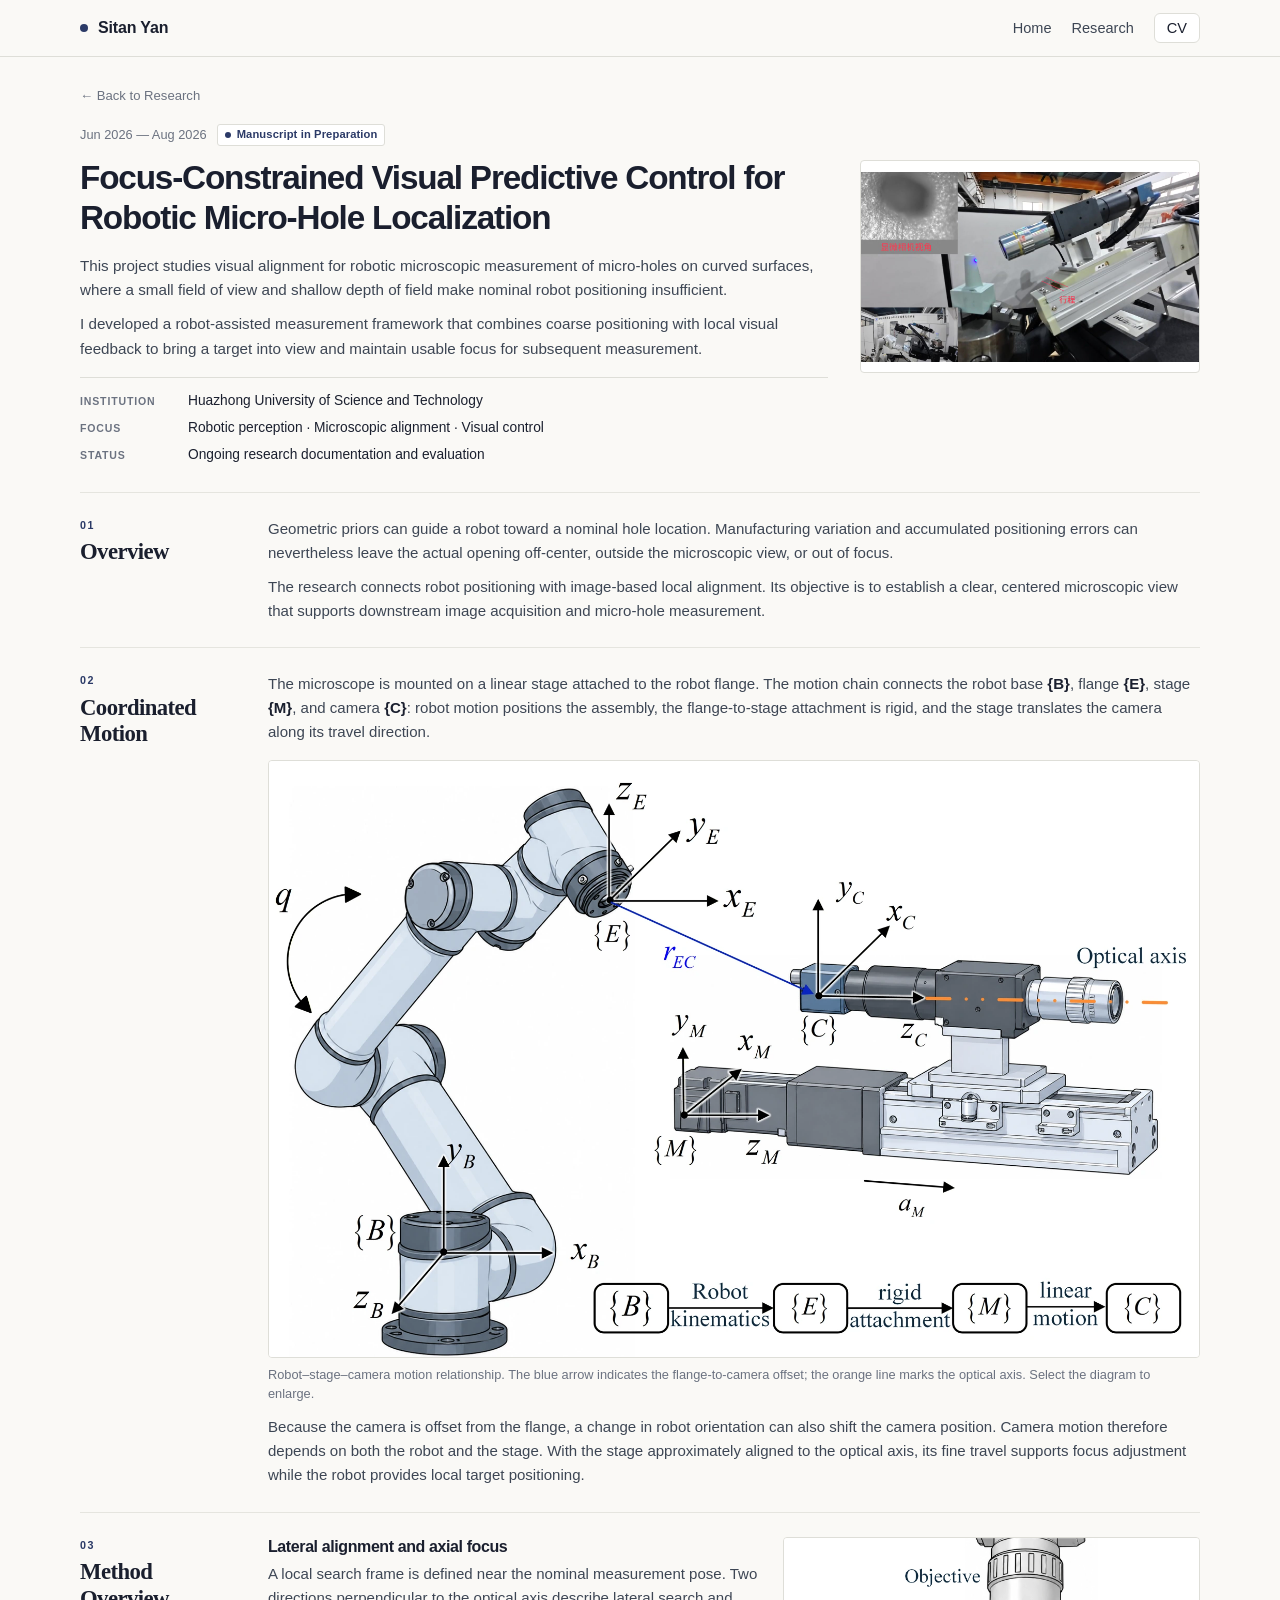
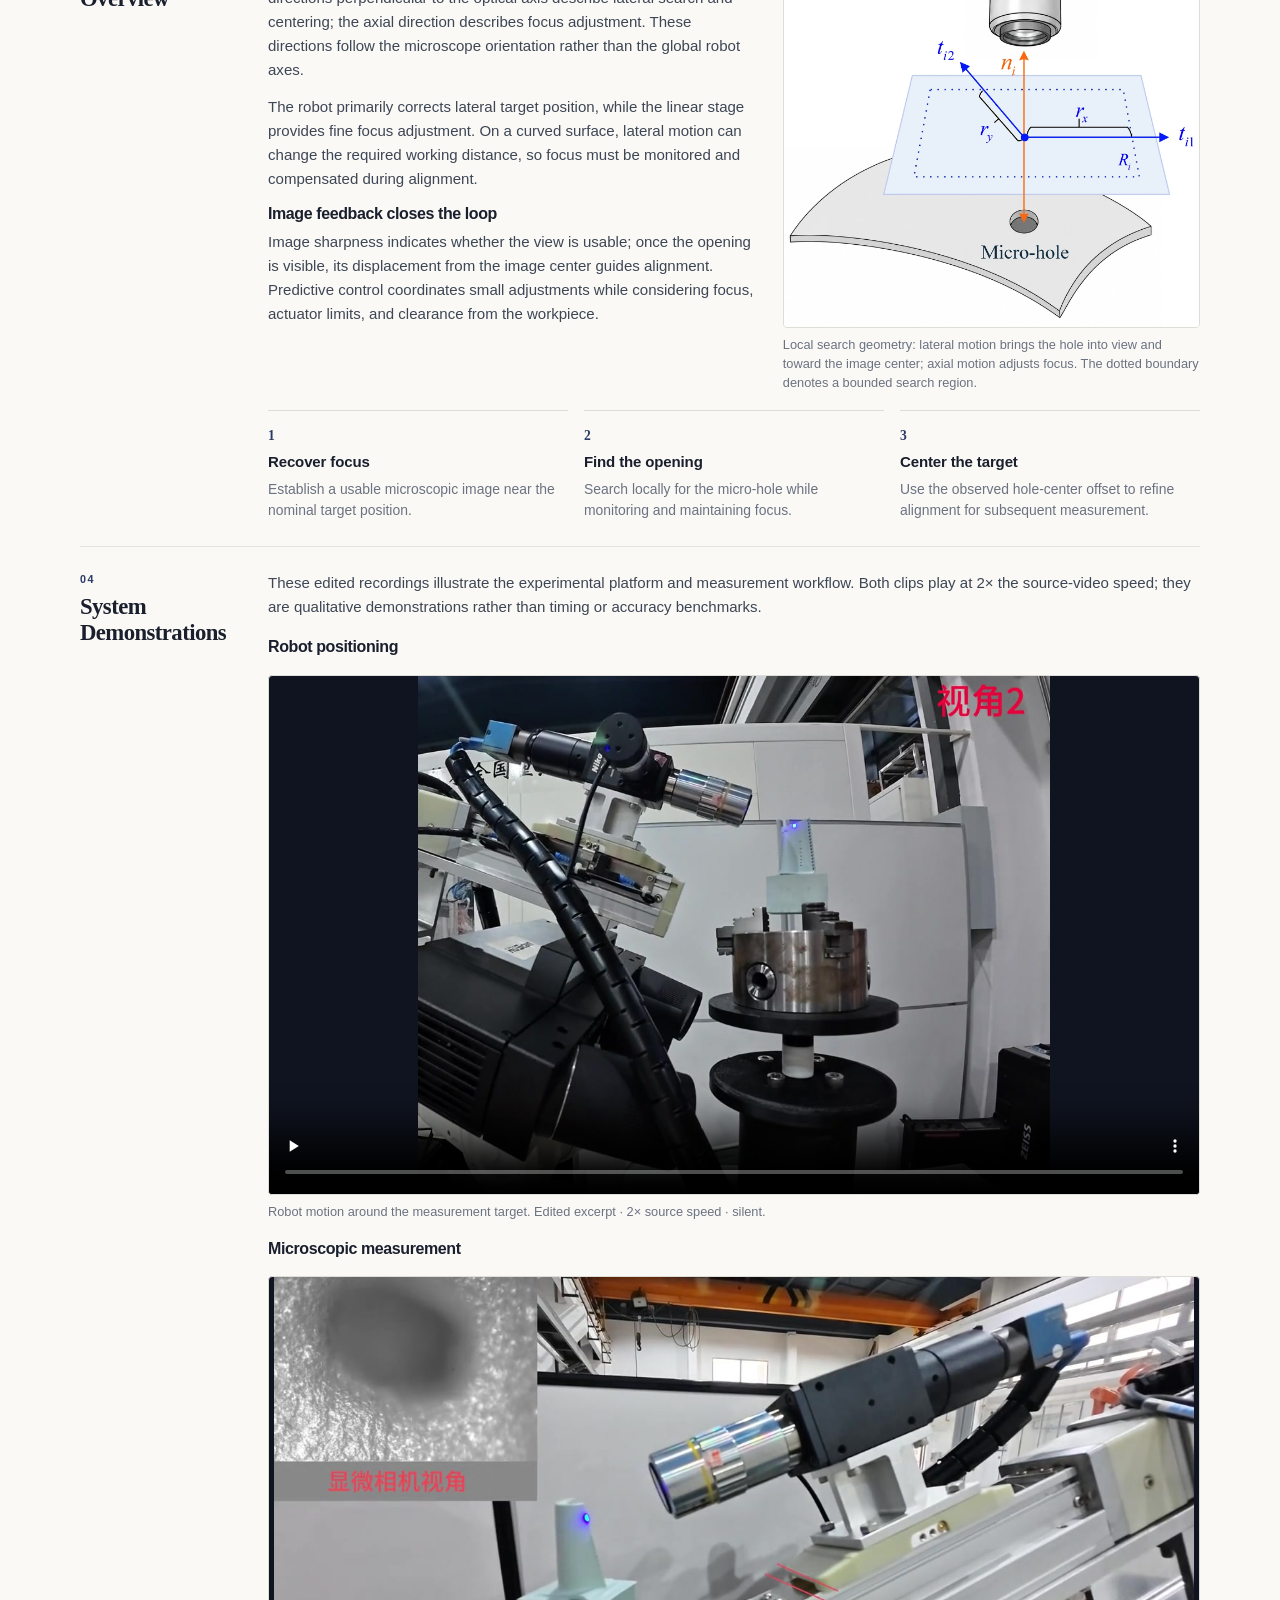
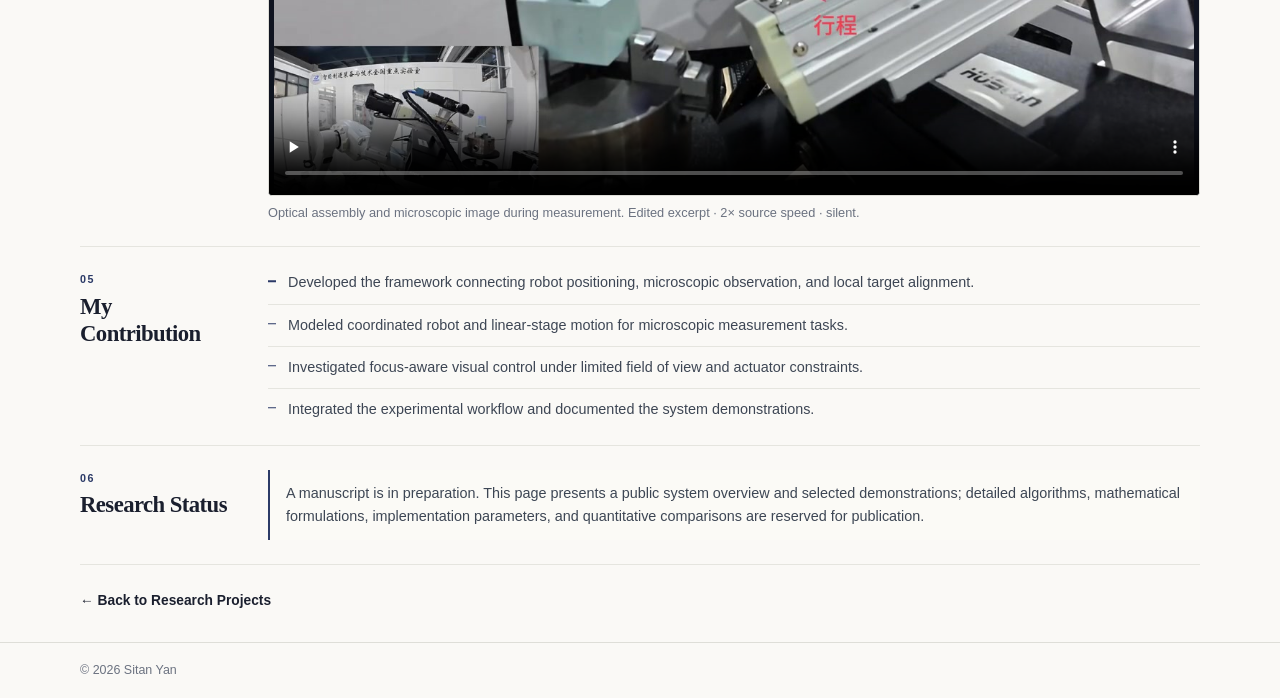
<file: projects/focus-constrained-mpc/index.html>
<!doctype html>
<html lang="en">
  <head>
    <meta charset="UTF-8" />
    <meta name="viewport" content="width=device-width, initial-scale=1.0" />
    <meta
      name="description"
      content="A public overview of robotic microscopic positioning and focus-aware visual alignment for micro-hole measurement."
    />
    <title>Focus-Constrained Visual Control | Sitan Yan</title>
    <link rel="stylesheet" href="../../css/main.css" />
    <link rel="stylesheet" href="../../css/project.css" />
    <link rel="stylesheet" href="../../css/focus-constrained.css" />
  </head>
  <body>
    <header class="site-header">
      <div class="container nav-wrap">
        <a class="brand" href="../../">Sitan Yan</a>
        <nav class="nav-links" aria-label="Project navigation">
          <a href="../../">Home</a><a href="../../#research">Research</a
          ><a
            class="nav-cv"
            href="../../files/Sitan_Yan_CV.pdf"
            target="_blank"
            rel="noopener noreferrer"
            >CV</a
          >
        </nav>
      </div>
    </header>
    <main>
      <section class="project-hero container">
        <a class="back-link" href="../../#research">← Back to Research</a>
        <div class="project-hero-grid">
          <div class="project-hero-copy">
            <div class="project-meta">
              <span>Jun 2026 — Aug 2026</span
              ><span class="project-status">Manuscript in Preparation</span>
            </div>
            <h1 class="project-page-title">
              Focus-Constrained Visual Predictive Control for Robotic Micro-Hole Localization
            </h1>
            <p class="project-lead">
              This project studies visual alignment for robotic microscopic measurement of
              micro-holes on curved surfaces, where a small field of view and shallow depth of field
              make nominal robot positioning insufficient.
            </p>
            <p class="project-intro">
              I developed a robot-assisted measurement framework that combines coarse positioning
              with local visual feedback to bring a target into view and maintain usable focus for
              subsequent measurement.
            </p>
            <div class="project-info">
              <div>
                <span class="info-label">Institution</span
                ><span>Huazhong University of Science and Technology</span>
              </div>
              <div>
                <span class="info-label">Focus</span
                ><span>Robotic perception · Microscopic alignment · Visual control</span>
              </div>
              <div>
                <span class="info-label">Status</span
                ><span>Ongoing research documentation and evaluation</span>
              </div>
            </div>
          </div>
          <figure class="project-hero-media vpc-hero-image">
            <img
              src="assets/images/microscopic-measurement.jpg"
              alt="Robotic microscope and an inset microscopic view during micro-hole measurement"
            />
          </figure>
        </div>
      </section>
      <section class="project-section container">
        <div class="project-section-title">
          <span class="section-number">01</span>
          <h2>Overview</h2>
        </div>
        <div class="project-section-content">
          <p>
            Geometric priors can guide a robot toward a nominal hole location. Manufacturing
            variation and accumulated positioning errors can nevertheless leave the actual opening
            off-center, outside the microscopic view, or out of focus.
          </p>
          <p>
            The research connects robot positioning with image-based local alignment. Its objective
            is to establish a clear, centered microscopic view that supports downstream image
            acquisition and micro-hole measurement.
          </p>
        </div>
      </section>
      <section class="project-section container">
        <div class="project-section-title">
          <span class="section-number">02</span>
          <h2>Coordinated Motion</h2>
        </div>
        <div class="project-section-content">
          <p>
            The microscope is mounted on a linear stage attached to the robot flange. The motion
            chain connects the robot base <strong>{B}</strong>, flange <strong>{E}</strong>, stage
            <strong>{M}</strong>, and camera <strong>{C}</strong>: robot motion positions the
            assembly, the flange-to-stage attachment is rigid, and the stage translates the camera
            along its travel direction.
          </p>
          <figure class="method-figure">
            <a
              href="assets/images/motion-chain.webp"
              target="_blank"
              rel="noopener noreferrer"
              aria-label="Open the coordinated motion diagram at full size"
              ><img
                src="assets/images/motion-chain.webp"
                alt="Motion chain from robot base B to flange E, rigidly attached linear stage M, and camera C; the stage translates the camera along its travel axis"
                loading="lazy"
            /></a>
            <figcaption>
              Robot–stage–camera motion relationship. The blue arrow indicates the flange-to-camera
              offset; the orange line marks the optical axis. Select the diagram to enlarge.
            </figcaption>
          </figure>
          <p class="method-note">
            Because the camera is offset from the flange, a change in robot orientation can also
            shift the camera position. Camera motion therefore depends on both the robot and the
            stage. With the stage approximately aligned to the optical axis, its fine travel
            supports focus adjustment while the robot provides local target positioning.
          </p>
        </div>
      </section>
      <section class="project-section container">
        <div class="project-section-title">
          <span class="section-number">03</span>
          <h2>Method Overview</h2>
        </div>
        <div class="project-section-content">
          <div class="method-layout">
            <div>
              <h3>Lateral alignment and axial focus</h3>
              <p>
                A local search frame is defined near the nominal measurement pose. Two directions
                perpendicular to the optical axis describe lateral search and centering; the axial
                direction describes focus adjustment. These directions follow the microscope
                orientation rather than the global robot axes.
              </p>
              <p>
                The robot primarily corrects lateral target position, while the linear stage
                provides fine focus adjustment. On a curved surface, lateral motion can change the
                required working distance, so focus must be monitored and compensated during
                alignment.
              </p>
              <h3>Image feedback closes the loop</h3>
              <p>
                Image sharpness indicates whether the view is usable; once the opening is visible,
                its displacement from the image center guides alignment. Predictive control
                coordinates small adjustments while considering focus, actuator limits, and
                clearance from the workpiece.
              </p>
            </div>
            <figure class="method-figure">
              <a
                href="assets/images/local-search-frame.webp"
                target="_blank"
                rel="noopener noreferrer"
                aria-label="Open the local search frame diagram at full size"
                ><img
                  src="assets/images/local-search-frame.webp"
                  alt="Two blue lateral directions span the local search plane; an orange axial direction represents focusing near the micro-hole"
                  loading="lazy"
              /></a>
              <figcaption>
                Local search geometry: lateral motion brings the hole into view and toward the image
                center; axial motion adjusts focus. The dotted boundary denotes a bounded search
                region.
              </figcaption>
            </figure>
          </div>
          <div class="approach-grid">
            <div class="approach-item">
              <span class="approach-number">1</span>
              <h3>Recover focus</h3>
              <p>Establish a usable microscopic image near the nominal target position.</p>
            </div>
            <div class="approach-item">
              <span class="approach-number">2</span>
              <h3>Find the opening</h3>
              <p>Search locally for the micro-hole while monitoring and maintaining focus.</p>
            </div>
            <div class="approach-item">
              <span class="approach-number">3</span>
              <h3>Center the target</h3>
              <p>
                Use the observed hole-center offset to refine alignment for subsequent measurement.
              </p>
            </div>
          </div>
        </div>
      </section>
      <section class="project-section container">
        <div class="project-section-title">
          <span class="section-number">04</span>
          <h2>System Demonstrations</h2>
        </div>
        <div class="project-section-content">
          <p>
            These edited recordings illustrate the experimental platform and measurement workflow.
            Both clips play at 2× the source-video speed; they are qualitative demonstrations rather
            than timing or accuracy benchmarks.
          </p>
          <h3 class="demo-title">Robot positioning</h3>
          <figure class="demo-figure">
            <video
              controls
              muted
              playsinline
              preload="none"
              poster="assets/images/robot-positioning.jpg"
              aria-label="Robot positioning demonstration, edited at twice the source-video speed"
            >
              <source src="assets/videos/robot-positioning.mp4" type="video/mp4" />
              Your browser does not support embedded video.
            </video>
            <figcaption>
              Robot motion around the measurement target. Edited excerpt · 2× source speed · silent.
            </figcaption>
          </figure>
          <h3 class="demo-title">Microscopic measurement</h3>
          <figure class="demo-figure">
            <video
              controls
              muted
              playsinline
              preload="none"
              poster="assets/images/microscopic-measurement.jpg"
              aria-label="Microscopic measurement demonstration, edited at twice the source-video speed"
            >
              <source src="assets/videos/microscopic-measurement.mp4" type="video/mp4" />
              Your browser does not support embedded video.
            </video>
            <figcaption>
              Optical assembly and microscopic image during measurement. Edited excerpt · 2× source
              speed · silent.
            </figcaption>
          </figure>
        </div>
      </section>
      <section class="project-section container">
        <div class="project-section-title">
          <span class="section-number">05</span>
          <h2>My Contribution</h2>
        </div>
        <div class="project-section-content">
          <ul class="contribution-list">
            <li>
              Developed the framework connecting robot positioning, microscopic observation, and
              local target alignment.
            </li>
            <li>
              Modeled coordinated robot and linear-stage motion for microscopic measurement tasks.
            </li>
            <li>
              Investigated focus-aware visual control under limited field of view and actuator
              constraints.
            </li>
            <li>Integrated the experimental workflow and documented the system demonstrations.</li>
          </ul>
        </div>
      </section>
      <section class="project-section container">
        <div class="project-section-title">
          <span class="section-number">06</span>
          <h2>Research Status</h2>
        </div>
        <div class="project-section-content">
          <div class="research-status-box">
            <p>
              A manuscript is in preparation. This page presents a public system overview and
              selected demonstrations; detailed algorithms, mathematical formulations,
              implementation parameters, and quantitative comparisons are reserved for publication.
            </p>
          </div>
        </div>
      </section>
      <section class="project-footer-nav container">
        <a href="../../#research">← Back to Research Projects</a>
      </section>
    </main>
    <footer class="footer">
      <div class="container"><p>© 2026 Sitan Yan</p></div>
    </footer>
  </body>
</html>
</file>
<file: css/main.css>
/* =========================================================
   Sitan Yan · Academic Homepage
   ---------------------------------------------------------
   Visual system shared with project.css
   ========================================================= */
/* =========================================================
   Theme tokens
   ========================================================= */
:root {
  /* Surfaces — warm, paper-like, slightly off-white */
  --bg: #f7f6f1;
  --surface: #ffffff;
  --surface-soft: #fbfaf6;
  /* Text */
  --text: #1a1f2e;
  --text-soft: #3d4654;
  --muted: #6b7280;
  --muted-soft: #9ca3af;
  /* Lines */
  --line: #e5e1d8;
  --line-soft: #ece9e0;
  /* Accent — academic deep blue, used sparingly */
  --accent: #2b3a67;
  --accent-soft: #e7eaf3;
  --link: #2b3a67;
  --link-hover: #1a2547;
  /* Layout */
  --radius-lg: 14px;
  --radius-md: 10px;
  --radius-sm: 6px;
  --max-width: 1080px;
}
/* =========================================================
   Reset / Base
   ========================================================= */
* {
  box-sizing: border-box;
}
html {
  scroll-behavior: smooth;
  scroll-padding-top: 80px;
}
body {
  margin: 0;
  color: var(--text);
  background: var(--bg);
  font-family:
    Inter,
    ui-sans-serif,
    -apple-system,
    BlinkMacSystemFont,
    "Segoe UI",
    Helvetica,
    Arial,
    sans-serif;
  font-size: 16px;
  line-height: 1.6;
  /* Subtle texture so off-white doesn't look like #fff */
  -webkit-font-smoothing: antialiased;
  -moz-osx-font-smoothing: grayscale;
}
a {
  color: var(--link);
  text-decoration: none;
  text-decoration-thickness: 1px;
  text-underline-offset: 3px;
  transition: color 0.18s ease;
}
a:hover {
  color: var(--link-hover);
  text-decoration: underline;
}
p {
  margin: 0 0 0.8rem;
  color: var(--text-soft);
}
strong {
  font-weight: 650;
  color: var(--text);
}
::selection {
  background: var(--accent-soft);
  color: var(--accent);
}
.container {
  width: min(calc(100% - 48px), var(--max-width));
  margin: 0 auto;
}
/* =========================================================
   Navigation
   ========================================================= */
.site-header {
  position: sticky;
  top: 0;
  z-index: 30;
  background: rgba(247, 246, 241, 0.85);
  border-bottom: 1px solid var(--line);
  backdrop-filter: blur(14px);
  -webkit-backdrop-filter: blur(14px);
}
.nav-wrap {
  min-height: 64px;
  display: flex;
  align-items: center;
  justify-content: space-between;
  gap: 28px;
}
.brand {
  display: inline-flex;
  align-items: center;
  gap: 10px;
  color: var(--text);
  font-size: 1rem;
  font-weight: 700;
  letter-spacing: -0.01em;
}
.brand::before {
  content: "";
  width: 8px;
  height: 8px;
  border-radius: 50%;
  background: var(--accent);
  display: inline-block;
}
.brand:hover {
  color: var(--text);
  text-decoration: none;
}
.nav-links {
  display: flex;
  align-items: center;
  gap: 22px;
  flex-wrap: wrap;
}
.nav-links a {
  color: var(--text-soft);
  font-size: 0.91rem;
  font-weight: 500;
  position: relative;
  padding: 4px 0;
}
.nav-links a:hover {
  color: var(--accent);
  text-decoration: none;
}
.nav-links a:not(.nav-cv):hover::after {
  content: "";
  position: absolute;
  left: 0;
  right: 0;
  bottom: -2px;
  height: 1.5px;
  background: var(--accent);
  border-radius: 2px;
}
.nav-cv {
  padding: 6px 14px;
  border: 1px solid var(--line);
  border-radius: var(--radius-sm);
  background: var(--surface);
  color: var(--text) !important;
  font-size: 0.88rem;
  font-weight: 600;
  transition:
    border-color 0.18s ease,
    background 0.18s ease,
    color 0.18s ease;
}
.nav-cv:hover {
  border-color: var(--accent);
  background: var(--accent);
  color: #fff !important;
  text-decoration: none;
}
/* =========================================================
   Typography
   ========================================================= */
h1,
h2,
h3 {
  color: var(--text);
  line-height: 1.22;
  letter-spacing: -0.025em;
  font-weight: 700;
}
h1 {
  margin: 0;
  font-size: clamp(2.4rem, 5vw, 3.4rem);
  letter-spacing: -0.04em;
  font-weight: 700;
}
h2 {
  margin: 0;
  font-size: 1.55rem;
  font-weight: 680;
}
h3 {
  margin: 0 0 6px;
  font-size: 1.06rem;
  font-weight: 650;
}
.eyebrow {
  display: inline-flex;
  align-items: center;
  gap: 8px;
  margin: 0 0 10px;
  color: var(--accent);
  font-size: 0.74rem;
  font-weight: 700;
  letter-spacing: 0.12em;
  text-transform: uppercase;
}
.eyebrow::before {
  content: "";
  width: 18px;
  height: 1.5px;
  background: var(--accent);
  display: inline-block;
}
.muted {
  color: var(--muted);
}
.small {
  font-size: 0.91rem;
}
/* =========================================================
   Hero / About
   ========================================================= */
.hero {
  display: grid;
  grid-template-columns: 140px 1fr;
  gap: 44px;
  align-items: center;
  padding-top: 72px;
  padding-bottom: 72px;
  position: relative;
}
.hero::after {
  content: "";
  position: absolute;
  left: 0;
  right: 0;
  bottom: 0;
  height: 1px;
  background: var(--line-soft);
}
.avatar {
  width: 132px;
  height: 132px;
  overflow: hidden;
  display: grid;
  place-items: center;
  border-radius: 50%;
  background: linear-gradient(135deg, #2b3a67 0%, #4a5b8f 100%);
  box-shadow:
    0 1px 2px rgba(26, 31, 46, 0.08),
    0 8px 24px -8px rgba(43, 58, 103, 0.25);
  color: #ffffff;
  position: relative;
}
.avatar::after {
  content: "";
  position: absolute;
  inset: -3px;
  border-radius: 50%;
  border: 1px solid var(--line);
  pointer-events: none;
}
.avatar span {
  font-size: 2.1rem;
  font-weight: 700;
  letter-spacing: -0.02em;
}
.avatar img {
  width: 100%;
  height: 100%;
  display: block;
  object-fit: cover;
}
.hero-copy {
  min-width: 0;
}
.position {
  margin: 0 0 18px;
  color: var(--muted);
  font-size: 1rem;
  font-weight: 500;
  display: inline-flex;
  align-items: center;
  gap: 10px;
}
.position::before {
  content: "";
  width: 24px;
  height: 1.5px;
  background: var(--muted-soft);
}
.lead {
  max-width: 860px;
  margin-bottom: 14px;
  font-size: 1.06rem;
  line-height: 1.65;
  color: var(--text-soft);
}
.bio {
  max-width: 860px;
  margin-bottom: 0;
  color: var(--muted);
  font-size: 0.98rem;
  line-height: 1.65;
}
/* =========================================================
   Hero links
   ========================================================= */
.hero-links {
  display: flex;
  align-items: center;
  gap: 12px;
  flex-wrap: wrap;
  margin-top: 24px;
}
.social-link {
  display: inline-flex;
  align-items: center;
  gap: 8px;
  padding: 8px 14px;
  border: 1px solid var(--line);
  border-radius: var(--radius-sm);
  background: var(--surface);
  color: var(--text-soft);
  font-size: 0.92rem;
  font-weight: 600;
  transition:
    transform 0.18s ease,
    border-color 0.18s ease,
    color 0.18s ease,
    background 0.18s ease;
}
.social-link i {
  font-size: 1.1rem;
  line-height: 1;
  color: var(--accent);
}
.social-link:hover {
  text-decoration: none;
  border-color: var(--accent);
  color: var(--accent);
  transform: translateY(-1px);
}
/* =========================================================
   General Sections
   ========================================================= */
.section {
  padding-top: 64px;
  padding-bottom: 64px;
  border-top: 1px solid var(--line-soft);
}
.section-heading {
  margin-bottom: 28px;
  display: flex;
  align-items: baseline;
  justify-content: space-between;
  gap: 24px;
  flex-wrap: wrap;
}
.section-heading h2 {
  font-size: 1.6rem;
}
/* =========================================================
   Research Interests
   ========================================================= */
.interest-list {
  display: flex;
  gap: 10px;
  flex-wrap: wrap;
}
.interest-list span {
  display: inline-flex;
  align-items: center;
  gap: 8px;
  padding: 8px 14px;
  border: 1px solid var(--line);
  border-radius: 999px;
  background: var(--surface);
  color: var(--text-soft);
  font-size: 0.9rem;
  font-weight: 500;
  transition:
    border-color 0.18s ease,
    color 0.18s ease,
    transform 0.18s ease;
}
.interest-list span::before {
  content: "";
  width: 6px;
  height: 6px;
  border-radius: 50%;
  background: var(--accent);
}
.interest-list span:hover {
  border-color: var(--accent);
  color: var(--accent);
  transform: translateY(-1px);
}
/* =========================================================
   Education
   ========================================================= */
.timeline {
  display: grid;
  gap: 0;
  background: var(--surface);
  border: 1px solid var(--line);
  border-radius: var(--radius-lg);
  overflow: hidden;
}
.timeline-item {
  display: grid;
  grid-template-columns: 180px 1fr;
  gap: 28px;
  padding: 22px 28px;
  border-bottom: 1px solid var(--line-soft);
  transition: background 0.18s ease;
}
.timeline-item:last-child {
  border-bottom: none;
}
.timeline-item:hover {
  background: var(--surface-soft);
}
.timeline-date {
  color: var(--muted);
  font-size: 0.9rem;
  font-weight: 600;
  letter-spacing: 0.01em;
  white-space: nowrap;
  display: flex;
  align-items: center;
  gap: 10px;
}
.timeline-date::before {
  content: "";
  width: 6px;
  height: 6px;
  border-radius: 50%;
  background: var(--accent);
  flex-shrink: 0;
}
.timeline-content h3 {
  margin-bottom: 4px;
}
.timeline-content p {
  margin-bottom: 3px;
}
.institution-short {
  font-weight: 500;
  color: var(--muted);
}
/* =========================================================
   Research Projects
   ========================================================= */
.project-list {
  display: grid;
  gap: 18px;
}
.project-item {
  display: grid;
  grid-template-columns: 120px minmax(0, 1fr) 280px;
  gap: 32px;
  align-items: stretch;
  padding: 24px 28px;
  border: 1px solid var(--line);
  border-radius: var(--radius-lg);
  background: var(--surface);
  transition:
    border-color 0.2s ease,
    transform 0.2s ease,
    box-shadow 0.2s ease;
}
.project-item:hover {
  border-color: var(--accent);
  transform: translateY(-2px);
  box-shadow:
    0 1px 2px rgba(26, 31, 46, 0.04),
    0 10px 30px -12px rgba(43, 58, 103, 0.18);
}
/* ---------- Project Preview ---------- */
.project-media {
  width: 100%;
  margin: 0;
  overflow: hidden;
  border: 1px solid var(--line);
  border-radius: var(--radius-md);
  background: var(--surface-soft);
  aspect-ratio: 16 / 10;
  align-self: center;
  transition: transform 0.3s ease;
}
.project-item:hover .project-media {
  transform: scale(1.02);
}
.project-media img {
  width: 100%;
  height: 100%;
  display: block;
  object-fit: contain;
}
.project-side {
  display: flex;
  flex-direction: column;
  gap: 6px;
  justify-content: center;
}
.project-number {
  display: inline-block;
  padding: 4px 10px;
  border: 1px solid var(--line);
  border-radius: var(--radius-sm);
  color: var(--accent);
  font-size: 0.78rem;
  font-weight: 700;
  letter-spacing: 0.06em;
  width: fit-content;
  background: var(--accent-soft);
}
.project-date {
  color: var(--muted);
  font-size: 0.82rem;
  line-height: 1.45;
}
.project-title-row {
  display: flex;
  justify-content: space-between;
  align-items: flex-start;
  gap: 18px;
  margin-bottom: 8px;
}
.project-title-row h3 {
  margin: 0;
  max-width: 760px;
  font-size: 1.16rem;
  letter-spacing: -0.015em;
}
.status {
  flex-shrink: 0;
  display: inline-block;
  padding: 4px 10px;
  border: 1px solid var(--line);
  border-radius: 999px;
  background: var(--surface-soft);
  color: var(--text-soft);
  font-size: 0.74rem;
  font-weight: 600;
  letter-spacing: 0.02em;
  white-space: nowrap;
}
.status::before {
  content: "";
  display: inline-block;
  width: 6px;
  height: 6px;
  border-radius: 50%;
  background: var(--muted-soft);
  margin-right: 6px;
  vertical-align: 1px;
}
/* Status-specific accents (kept subtle, no extra markup needed) */
.project-item:nth-child(1) .status::before {
  background: #4a8a6f;
}
.project-item:nth-child(2) .status::before {
  background: #c08a3a;
}
.project-item:nth-child(3) .status::before {
  background: var(--accent);
}
.project-item:nth-child(4) .status::before {
  background: #4a8a6f;
}
.project-summary {
  max-width: 830px;
  margin: 0 0 10px;
  color: var(--text-soft);
  font-size: 0.96rem;
  line-height: 1.6;
}
.compact-list {
  margin: 8px 0 0;
  padding-left: 19px;
  color: var(--muted);
  font-size: 0.93rem;
  line-height: 1.55;
}
.compact-list li {
  margin: 3px 0;
}
.project-link {
  display: inline-flex;
  align-items: center;
  gap: 6px;
  margin-top: 14px;
  font-size: 0.92rem;
  font-weight: 600;
  transition: gap 0.18s ease;
}
.project-link:hover {
  text-decoration: none;
  gap: 10px;
}
/* =========================================================
   Publications
   ========================================================= */
.publication-list {
  display: grid;
  gap: 14px;
}
.publication-item {
  display: grid;
  grid-template-columns: 78px 1fr;
  gap: 24px;
  padding: 22px 26px;
  background: var(--surface);
  border: 1px solid var(--line);
  border-radius: var(--radius-lg);
  transition:
    border-color 0.18s ease,
    transform 0.18s ease;
}
.publication-item:hover {
  border-color: var(--accent);
  transform: translateY(-1px);
}
.pub-year {
  color: var(--accent);
  font-size: 1.2rem;
  font-weight: 700;
  letter-spacing: -0.01em;
  display: flex;
  align-items: center;
  gap: 8px;
}
.pub-year::after {
  content: "";
  flex: 1;
  height: 1px;
  background: var(--line);
}
.publication-item h3 {
  margin-bottom: 6px;
  font-size: 1.04rem;
  letter-spacing: -0.01em;
}
.authors {
  margin-bottom: 4px;
  color: var(--text-soft);
  font-size: 0.94rem;
}
.pub-status {
  margin-bottom: 0;
  color: var(--muted);
  font-size: 0.9rem;
  line-height: 1.55;
}
/* =========================================================
   Awards
   ========================================================= */
.award-list {
  display: grid;
  gap: 0;
  background: var(--surface);
  border: 1px solid var(--line);
  border-radius: var(--radius-lg);
  overflow: hidden;
}
.award-item {
  display: grid;
  grid-template-columns: 80px 1fr;
  gap: 22px;
  padding: 16px 28px;
  border-bottom: 1px solid var(--line-soft);
  font-size: 0.95rem;
  align-items: center;
  transition: background 0.18s ease;
}
.award-item:last-child {
  border-bottom: none;
}
.award-item:hover {
  background: var(--surface-soft);
}
.award-year {
  color: var(--accent);
  font-weight: 700;
  letter-spacing: 0.01em;
}
/* =========================================================
   Footer
   ========================================================= */
.footer {
  border-top: 1px solid var(--line);
  padding: 28px 0 32px;
  background: var(--surface);
}
.footer-inner {
  display: flex;
  justify-content: space-between;
  align-items: center;
  gap: 20px;
}
.footer p {
  margin: 0;
  color: var(--muted);
  font-size: 0.86rem;
}
/* =========================================================
   Responsive
   ========================================================= */
@media (max-width: 880px) {
  .project-item {
    grid-template-columns: 1fr;
    gap: 18px;
    padding: 22px;
  }
  .project-side {
    flex-direction: row;
    align-items: center;
    gap: 12px;
  }
  .project-title-row {
    flex-direction: column;
    gap: 8px;
  }
  .status {
    align-self: flex-start;
  }
}
@media (max-width: 620px) {
  .container {
    width: min(calc(100% - 28px), var(--max-width));
  }
  .site-header {
    position: static;
  }
  .nav-wrap {
    min-height: auto;
    flex-direction: column;
    align-items: flex-start;
    gap: 12px;
    padding-top: 14px;
    padding-bottom: 14px;
  }
  .nav-links {
    gap: 14px;
    font-size: 0.9rem;
  }
  .hero {
    grid-template-columns: 1fr;
    gap: 22px;
    padding-top: 44px;
    padding-bottom: 48px;
  }
  .avatar {
    width: 112px;
    height: 112px;
  }
  .position::before {
    display: none;
  }
  h1 {
    font-size: 2.4rem;
  }
  .lead {
    font-size: 1rem;
  }
  .section {
    padding-top: 48px;
    padding-bottom: 48px;
  }
  .timeline,
  .publication-list,
  .award-list,
  .project-list {
    border-radius: var(--radius-md);
  }
  .timeline-item,
  .publication-item,
  .award-item {
    grid-template-columns: 1fr;
    gap: 6px;
    padding: 18px 20px;
  }
  .pub-year::after {
    display: none;
  }
  .hero-links {
    gap: 10px;
  }
  .footer-inner {
    flex-direction: column;
    align-items: flex-start;
    gap: 6px;
  }
}
</file>
<file: css/project.css>
/* =========================================================
   Sitan Yan · Project Page
   ---------------------------------------------------------
   Inherits the visual system from main.css and extends it
   with project-specific structure (numbered sections,
   figures, contribution list).
   ========================================================= */
/* =========================================================
   Page-level wrapper
   ========================================================= */
main {
  /* Slight tonal contrast vs. bg so sections feel grouped */
  background: var(--bg);
}
/* =========================================================
   Hero
   ========================================================= */
.project-hero {
  padding-top: 56px;
  padding-bottom: 56px;
  position: relative;
}
.project-hero::after {
  content: "";
  position: absolute;
  left: 0;
  right: 0;
  bottom: 0;
  height: 1px;
  background: var(--line-soft);
}
.back-link {
  display: inline-flex;
  align-items: center;
  gap: 6px;
  margin-bottom: 28px;
  color: var(--muted);
  font-size: 0.88rem;
  font-weight: 500;
  transition:
    color 0.18s ease,
    gap 0.18s ease;
}
.back-link:hover {
  color: var(--accent);
  text-decoration: none;
  gap: 10px;
}
.project-hero-grid {
  display: grid;
  grid-template-columns:
    minmax(0, 1.4fr)
    minmax(280px, 0.85fr);
  gap: 56px;
  align-items: center;
}
.project-meta {
  display: flex;
  align-items: center;
  gap: 12px;
  flex-wrap: wrap;
  margin-bottom: 16px;
  color: var(--muted);
  font-size: 0.88rem;
  font-weight: 500;
}
.project-status {
  display: inline-flex;
  align-items: center;
  gap: 6px;
  padding: 4px 12px;
  border: 1px solid var(--line);
  border-radius: 999px;
  background: var(--surface);
  color: var(--accent);
  font-size: 0.78rem;
  font-weight: 600;
  letter-spacing: 0.01em;
}
.project-status::before {
  content: "";
  width: 6px;
  height: 6px;
  border-radius: 50%;
  background: var(--accent);
}
.project-page-title {
  max-width: 820px;
  margin: 0 0 22px;
  font-size: clamp(2.1rem, 4.5vw, 3.1rem);
  line-height: 1.16;
  letter-spacing: -0.035em;
  font-weight: 700;
}
.project-lead {
  max-width: 820px;
  margin-bottom: 14px;
  font-size: 1.08rem;
  line-height: 1.65;
  color: var(--text-soft);
}
.project-intro {
  max-width: 820px;
  margin-bottom: 26px;
  color: var(--muted);
  font-size: 0.98rem;
  line-height: 1.65;
}
.project-info {
  display: grid;
  gap: 10px;
  margin-top: 22px;
  padding-top: 22px;
  border-top: 1px solid var(--line);
  font-size: 0.92rem;
  background: var(--surface);
  border: 1px solid var(--line);
  border-radius: var(--radius-md);
  padding: 20px 22px;
}
.project-info > div {
  display: grid;
  grid-template-columns: 110px 1fr;
  gap: 18px;
  align-items: baseline;
}
.info-label {
  color: var(--muted);
  font-size: 0.76rem;
  font-weight: 700;
  letter-spacing: 0.08em;
  text-transform: uppercase;
}
/* =========================================================
   Hero media (image + video stack)
   ========================================================= */
.project-hero-media-group {
  width: 100%;
  display: flex;
  flex-direction: column;
  gap: 16px;
}
.project-hero-media {
  width: 100%;
  margin: 0;
  overflow: hidden;
  border: 1px solid var(--line);
  border-radius: var(--radius-lg);
  background: var(--surface);
  aspect-ratio: 16 / 10;
  box-shadow:
    0 1px 2px rgba(26, 31, 46, 0.04),
    0 12px 32px -14px rgba(43, 58, 103, 0.18);
  transition: transform 0.25s ease;
}
.project-hero-media img {
  width: 100%;
  height: 100%;
  display: block;
  object-fit: contain;
}
.project-hero-media:hover {
  transform: translateY(-2px);
}
.project-hero-video {
  width: 100%;
  margin: 0;
  overflow: hidden;
  border: 1px solid var(--line);
  border-radius: var(--radius-lg);
  background: #0f1220;
  aspect-ratio: 16 / 9;
}
.project-hero-video video {
  width: 100%;
  height: 100%;
  display: block;
  object-fit: contain;
  background: #0f1220;
}
/* =========================================================
   Sections
   ========================================================= */
.project-section {
  display: grid;
  grid-template-columns: 160px minmax(0, 1fr);
  gap: 56px;
  padding-top: 56px;
  padding-bottom: 56px;
  border-top: 1px solid var(--line-soft);
}
.project-section:first-of-type {
  border-top: 1px solid var(--line-soft);
}
.project-section-title {
  display: flex;
  flex-direction: column;
  gap: 8px;
  position: sticky;
  top: 88px;
  align-self: start;
}
.project-section-title h2 {
  font-size: 1.45rem;
  letter-spacing: -0.025em;
}
.section-number {
  display: inline-flex;
  align-items: center;
  gap: 10px;
  color: var(--accent);
  font-size: 0.76rem;
  font-weight: 700;
  letter-spacing: 0.14em;
  font-feature-settings: "tnum";
}
.section-number::before {
  content: "";
  width: 22px;
  height: 1.5px;
  background: var(--accent);
}
.project-section-content {
  max-width: 820px;
}
.project-section-content > p {
  max-width: 790px;
  margin-bottom: 16px;
  color: var(--text-soft);
  font-size: 0.99rem;
  line-height: 1.7;
}
/* =========================================================
   Text + Image Grid
   ========================================================= */
.text-media-grid {
  display: grid;
  grid-template-columns:
    minmax(0, 1fr)
    minmax(260px, 0.85fr);
  gap: 36px;
  align-items: center;
}
/* =========================================================
   Figures
   ========================================================= */
.project-figure,
.wide-figure {
  margin: 24px 0 0;
}
.text-media-grid .project-figure {
  margin: 0;
}
.project-figure img,
.wide-figure img {
  width: 100%;
  display: block;
  border: 1px solid var(--line);
  border-radius: var(--radius-md);
  background: var(--surface);
  object-fit: contain;
  box-shadow:
    0 1px 2px rgba(26, 31, 46, 0.04),
    0 8px 24px -12px rgba(26, 31, 46, 0.1);
}
.project-figure figcaption,
.wide-figure figcaption {
  margin-top: 10px;
  color: var(--muted);
  font-size: 0.84rem;
  line-height: 1.55;
}
.wide-figure img {
  max-height: 460px;
}
/* =========================================================
   Approach
   ========================================================= */
.approach-grid {
  display: grid;
  grid-template-columns: repeat(3, 1fr);
  gap: 16px;
  margin-top: 28px;
}
.approach-item {
  padding: 22px 22px 24px;
  border: 1px solid var(--line);
  border-radius: var(--radius-md);
  background: var(--surface);
  transition:
    border-color 0.18s ease,
    transform 0.18s ease;
}
.approach-item:hover {
  border-color: var(--accent);
  transform: translateY(-2px);
}
.approach-number {
  display: inline-flex;
  align-items: center;
  justify-content: center;
  width: 30px;
  height: 30px;
  margin-bottom: 14px;
  border-radius: 50%;
  background: var(--accent-soft);
  color: var(--accent);
  font-size: 0.85rem;
  font-weight: 700;
}
.approach-item h3 {
  margin-bottom: 8px;
  font-size: 1.02rem;
  letter-spacing: -0.01em;
}
.approach-item p {
  margin: 0;
  color: var(--muted);
  font-size: 0.92rem;
  line-height: 1.6;
}
/* =========================================================
   Contribution
   ========================================================= */
.contribution-list {
  margin: 0;
  padding: 0;
  list-style: none;
  display: grid;
  gap: 10px;
}
.contribution-list li {
  position: relative;
  padding: 14px 18px 14px 44px;
  border: 1px solid var(--line);
  border-radius: var(--radius-md);
  background: var(--surface);
  font-size: 0.95rem;
  color: var(--text-soft);
  line-height: 1.6;
  transition: border-color 0.18s ease;
}
.contribution-list li::before {
  content: "";
  position: absolute;
  top: 50%;
  left: 18px;
  width: 14px;
  height: 1.5px;
  background: var(--accent);
  transform: translateY(-50%);
}
.contribution-list li:hover {
  border-color: var(--accent);
}
/* =========================================================
   Research Status (callout)
   ========================================================= */
.research-status-box {
  padding: 22px 26px;
  border: 1px solid var(--line);
  border-left: 3px solid var(--accent);
  border-radius: var(--radius-md);
  background: var(--surface);
  position: relative;
}
.research-status-box p {
  margin-bottom: 10px;
  color: var(--text-soft);
  font-size: 0.94rem;
  line-height: 1.65;
}
.research-status-box p:last-child {
  margin-bottom: 0;
}
/* =========================================================
   Bottom Navigation
   ========================================================= */
.project-footer-nav {
  padding-top: 36px;
  padding-bottom: 56px;
  border-top: 1px solid var(--line-soft);
  text-align: center;
}
.project-footer-nav a {
  display: inline-flex;
  align-items: center;
  gap: 8px;
  padding: 10px 22px;
  border: 1px solid var(--line);
  border-radius: var(--radius-sm);
  background: var(--surface);
  color: var(--text);
  font-weight: 600;
  font-size: 0.92rem;
  transition:
    border-color 0.18s ease,
    background 0.18s ease,
    color 0.18s ease,
    gap 0.18s ease;
}
.project-footer-nav a:hover {
  border-color: var(--accent);
  background: var(--accent);
  color: #ffffff;
  text-decoration: none;
  gap: 12px;
}
/* =========================================================
   Responsive
   ========================================================= */
@media (max-width: 980px) {
  .project-hero-grid {
    grid-template-columns: 1fr;
    gap: 36px;
  }
  .project-hero-media {
    max-width: 620px;
  }
  .project-section {
    grid-template-columns:
      130px
      minmax(0, 1fr);
    gap: 36px;
  }
  .text-media-grid {
    grid-template-columns: 1fr;
    gap: 24px;
  }
}
@media (max-width: 680px) {
  .project-hero {
    padding-top: 38px;
    padding-bottom: 42px;
  }
  .project-page-title {
    font-size: 2.1rem;
  }
  .project-section {
    grid-template-columns: 1fr;
    gap: 20px;
    padding-top: 44px;
    padding-bottom: 44px;
  }
  .project-section-title {
    flex-direction: row;
    align-items: center;
    gap: 14px;
    position: static;
  }
  .project-info > div {
    grid-template-columns: 1fr;
    gap: 4px;
  }
  .approach-grid {
    grid-template-columns: 1fr;
    gap: 12px;
  }
  .contribution-list li {
    padding: 14px 18px;
  }
  .contribution-list li::before {
    display: none;
  }
}
/* Compact academic layout, aligned with the homepage. */
:root {
  --max-width: 1120px;
  --bg: #faf9f6;
  --line: #deded8;
  --line-soft: #e5e5df;
  --radius-lg: 4px;
  --radius-md: 4px;
}
body {
  line-height: 1.55;
}
.site-header {
  background: rgba(250, 249, 246, 0.96);
}
.nav-wrap {
  min-height: 56px;
  gap: 20px;
}
.nav-links {
  gap: 20px;
}
.nav-links .nav-cv {
  padding: 3px 12px;
}
a:focus-visible {
  outline: 2px solid var(--accent);
  outline-offset: 4px;
}
.project-hero {
  padding: 26px 0;
}
.project-hero::after {
  display: none;
}
.back-link {
  margin-bottom: 18px;
  font-size: 0.82rem;
}
.project-hero-grid {
  grid-template-columns: minmax(0, 1fr) 340px;
  gap: 32px;
  align-items: start;
}
.project-hero-copy,
.project-section-content,
.text-media-grid > * {
  min-width: 0;
}
.project-meta {
  gap: 10px;
  margin-bottom: 12px;
  font-size: 0.8rem;
}
.project-status {
  padding: 1px 7px;
  border-radius: 3px;
  font-size: 0.7rem;
}
.project-page-title {
  font-size: clamp(1.65rem, 2.6vw, 2.2rem);
  line-height: 1.2;
  margin-bottom: 16px;
}
.project-lead,
.project-intro {
  font-size: 0.95rem;
  line-height: 1.6;
  margin-bottom: 10px;
}
.project-intro {
  color: var(--text-soft);
}
.project-info {
  margin-top: 16px;
  padding: 12px 0 0;
  border: 0;
  border-top: 1px solid var(--line);
  border-radius: 0;
  background: transparent;
  gap: 6px;
  font-size: 0.86rem;
}
.project-info > div {
  grid-template-columns: 96px minmax(0, 1fr);
  gap: 12px;
}
.info-label {
  font-size: 0.66rem;
}
.project-hero-grid > .project-hero-media {
  margin-top: 36px;
}
.project-hero-media,
.project-figure img,
.wide-figure img {
  box-shadow: none;
}
.project-hero-media:hover,
.approach-item:hover {
  transform: none;
}
.project-section {
  grid-template-columns: 156px minmax(0, 1fr);
  gap: 32px;
  padding: 24px 0;
}
.project-section-title {
  gap: 6px;
  top: 80px;
}
.project-section-title h2 {
  font-family: Georgia, "Times New Roman", serif;
  font-size: 1.42rem;
  font-weight: 600;
  line-height: 1.17;
}
.section-number {
  font-size: 0.67rem;
}
.section-number::before {
  display: none;
}
.project-section-content {
  max-width: none;
}
.project-section-content > p,
.text-media-grid p {
  max-width: none;
  margin-bottom: 10px;
  font-size: 0.94rem;
  line-height: 1.6;
}
.project-section-content > p:last-child,
.text-media-grid p:last-child {
  margin-bottom: 0;
}
.text-media-grid {
  grid-template-columns: minmax(0, 1fr) minmax(240px, 0.85fr);
  gap: 24px;
  align-items: start;
}
.project-figure,
.wide-figure {
  margin: 14px 0 0;
}
/* Reserve visible figure space even before the supplied image files exist. */
.project-figure img {
  aspect-ratio: 16 / 10;
}
.wide-figure img {
  aspect-ratio: 3 / 1;
}
.project-figure img,
.wide-figure img {
  height: auto;
  object-fit: contain;
  font-size: 0.82rem;
  color: var(--muted);
}
.project-figure figcaption,
.wide-figure figcaption {
  margin-top: 6px;
  font-size: 0.78rem;
  line-height: 1.5;
}
.approach-grid {
  gap: 16px;
  margin-top: 18px;
}
.approach-item {
  padding: 12px 0 0;
  border: 0;
  border-top: 1px solid var(--line);
  border-radius: 0;
  background: transparent;
}
.approach-number {
  width: auto;
  height: auto;
  margin-bottom: 6px;
  border-radius: 0;
  background: transparent;
  font-family: Georgia, serif;
  font-weight: 700;
}
.approach-item h3 {
  font-size: 0.94rem;
  line-height: 1.35;
  margin-bottom: 6px;
}
.approach-item p {
  font-size: 0.87rem;
  line-height: 1.55;
}
.project-hero-media-group {
  display: grid;
  grid-template-columns: minmax(0, 1fr);
  gap: 16px;
  align-items: start;
}
.project-hero-media-group .project-hero-media,
.project-hero-media-group .project-hero-video {
  aspect-ratio: 16 / 10;
}
/* Results span the content column and retain the supplied image's proportions. */
.project-section-content .project-hero-media-group .project-hero-media {
  max-width: none;
  aspect-ratio: auto;
}
.project-section-content .project-hero-media-group .project-hero-media img {
  height: auto;
}
.contribution-list {
  gap: 0;
}
.contribution-list li {
  padding: 9px 0 9px 20px;
  border: 0;
  border-bottom: 1px solid var(--line-soft);
  border-radius: 0;
  background: transparent;
  font-size: 0.9rem;
}
.contribution-list li:first-child {
  padding-top: 0;
}
.contribution-list li:last-child {
  padding-bottom: 0;
  border-bottom: 0;
}
.contribution-list li::before {
  left: 0;
  top: 19px;
  width: 8px;
}
.contribution-list li:first-child::before {
  top: 10px;
}
.research-status-box {
  padding: 12px 16px;
  border: 0;
  border-left: 2px solid var(--accent);
  border-radius: 0;
  background: var(--surface-soft);
}
.research-status-box p {
  font-size: 0.9rem;
  line-height: 1.6;
  margin-bottom: 8px;
}
.project-footer-nav {
  padding: 20px 0 26px;
  text-align: left;
}
.project-footer-nav a {
  padding: 5px 0;
  border: 0;
  background: transparent;
  font-size: 0.86rem;
}
.project-footer-nav a:hover {
  background: transparent;
  color: var(--accent);
  text-decoration: underline;
}
.footer {
  padding: 18px 0;
  background: transparent;
}
.footer p {
  font-size: 0.78rem;
}
@media (max-width: 980px) {
  .project-hero-grid {
    grid-template-columns: minmax(0, 1fr) 260px;
    gap: 24px;
  }
  .project-section {
    grid-template-columns: 136px minmax(0, 1fr);
    gap: 24px;
  }
  .text-media-grid {
    grid-template-columns: 1fr;
    gap: 16px;
  }
  .text-media-grid .project-figure {
    max-width: 420px;
  }
}
@media (max-width: 700px) {
  .site-header {
    position: static;
  }
  .nav-wrap {
    flex-direction: row;
    align-items: center;
    min-height: 56px;
    padding: 10px 0;
    gap: 12px;
  }
  .nav-links {
    gap: 12px;
  }
  .nav-links a {
    font-size: 0.82rem;
  }
  .project-hero {
    padding: 22px 0;
  }
  .back-link {
    margin-bottom: 14px;
  }
  .project-hero-grid {
    grid-template-columns: 1fr;
    gap: 18px;
  }
  .project-hero-grid > .project-hero-media {
    margin-top: 0;
    max-width: 440px;
  }
  .project-page-title {
    font-size: 1.75rem;
  }
  .project-info > div {
    grid-template-columns: 82px minmax(0, 1fr);
    gap: 10px;
  }
  .project-section {
    grid-template-columns: 1fr;
    gap: 16px;
    padding: 22px 0;
  }
  .project-section-title {
    position: static;
    flex-direction: column;
    align-items: flex-start;
    gap: 4px;
  }
  .approach-grid {
    grid-template-columns: 1fr;
    gap: 12px;
  }
  .project-hero-media-group {
    grid-template-columns: 1fr;
  }
  .wide-figure img {
    aspect-ratio: 2 / 1;
  }
}
@media (prefers-reduced-motion: reduce) {
  html {
    scroll-behavior: auto;
  }
  *,
  *::before,
  *::after {
    transition: none !important;
  }
}
</file>
<file: css/focus-constrained.css>
.demo-figure {
  margin: 18px 0 0;
}
.demo-figure video {
  width: 100%;
  max-height: 520px;
  display: block;
  background: #101420;
  border: 1px solid var(--line);
  border-radius: 4px;
}
.demo-figure figcaption {
  margin-top: 7px;
  font-size: 0.8rem;
  color: var(--muted);
  line-height: 1.5;
}
.demo-title {
  margin: 18px 0 6px;
  font-size: 1rem;
}
.method-figure {
  margin: 16px 0 0;
}
.method-figure img {
  display: block;
  width: 100%;
  height: auto;
  border: 1px solid var(--line);
  border-radius: 4px;
  background: white;
}
.method-figure figcaption {
  margin-top: 7px;
  color: var(--muted);
  font-size: 0.8rem;
  line-height: 1.5;
}
.method-layout {
  display: grid;
  grid-template-columns: minmax(0, 1fr) minmax(0, 0.85fr);
  gap: 24px;
  align-items: start;
}
.method-layout .method-figure {
  margin-top: 0;
}
.method-layout p {
  font-size: 0.94rem;
  line-height: 1.6;
}
.method-layout h3 {
  margin: 0 0 6px;
  font-size: 1rem;
}
@media (max-width: 700px) {
  .method-layout {
    grid-template-columns: 1fr;
    gap: 16px;
  }
}
.vpc-hero-image {
  aspect-ratio: 16 / 10;
}
.method-note {
  margin-top: 12px;
}
</file>
